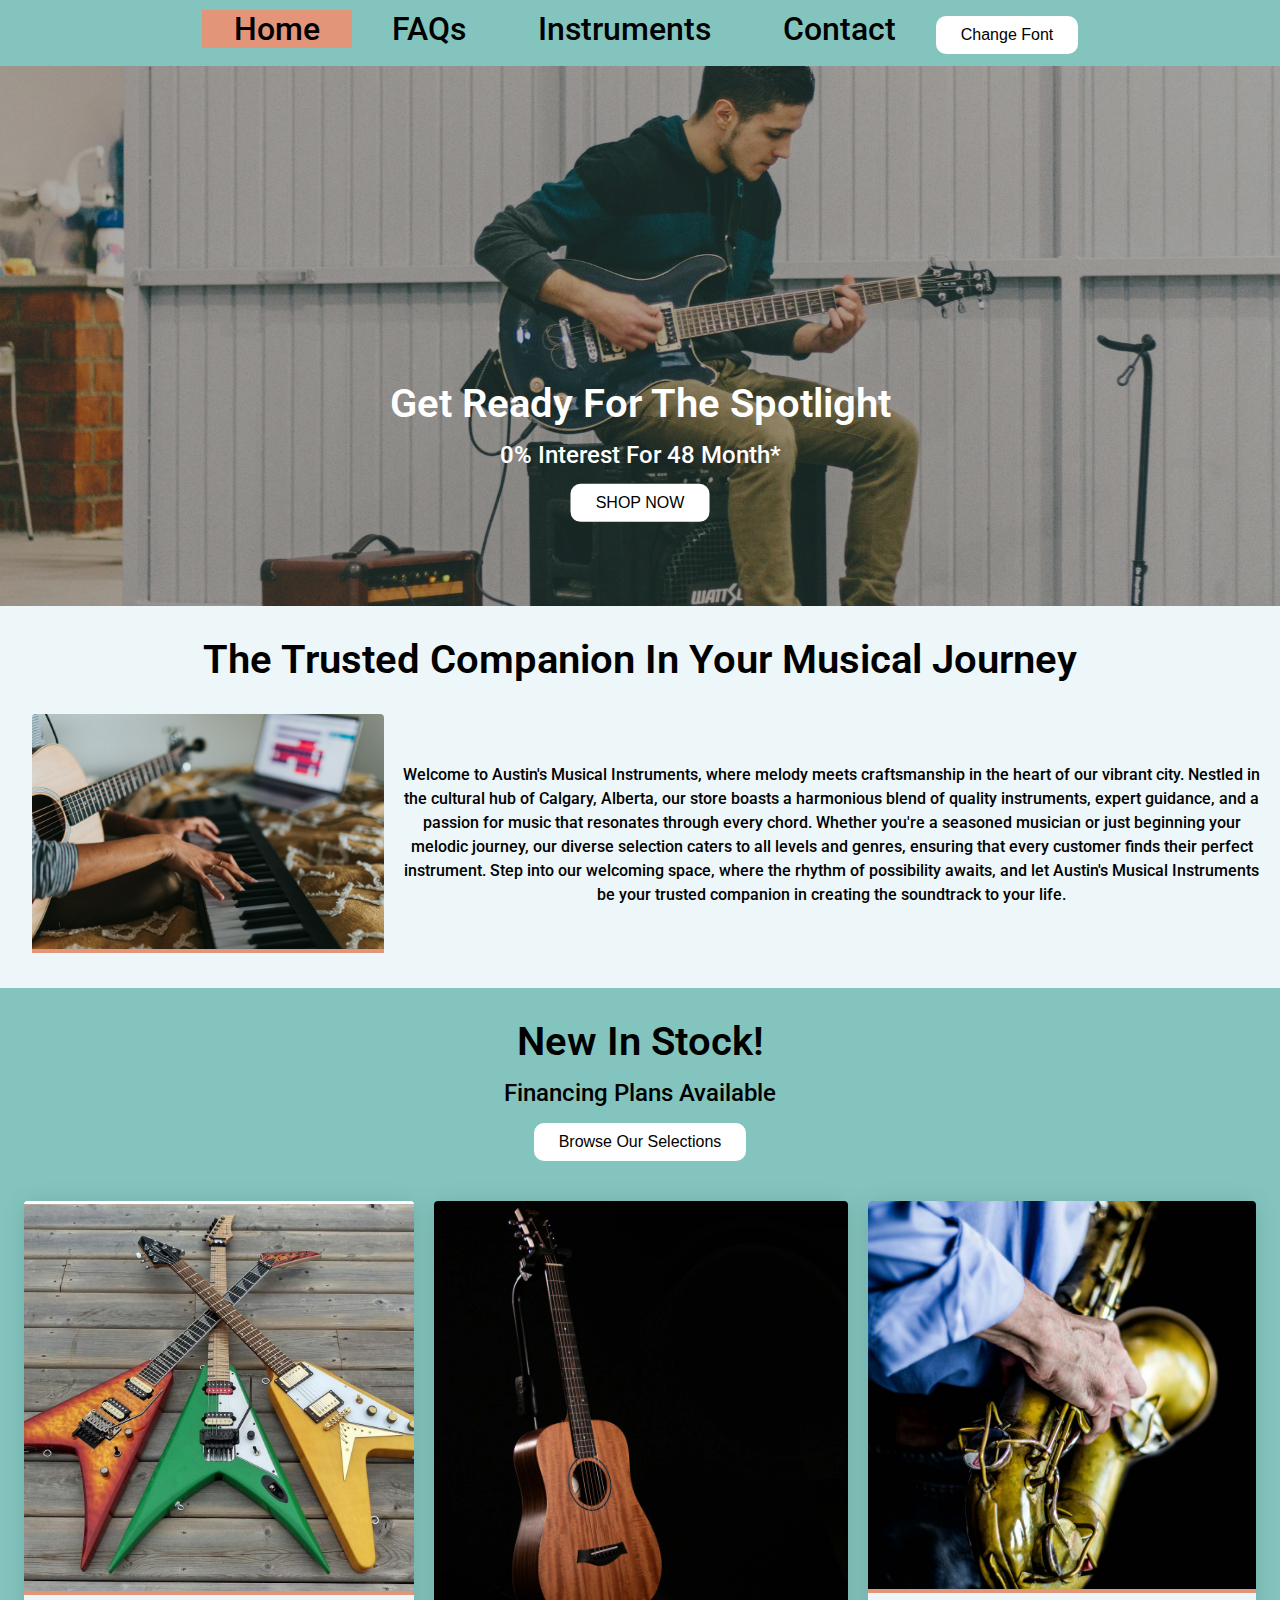
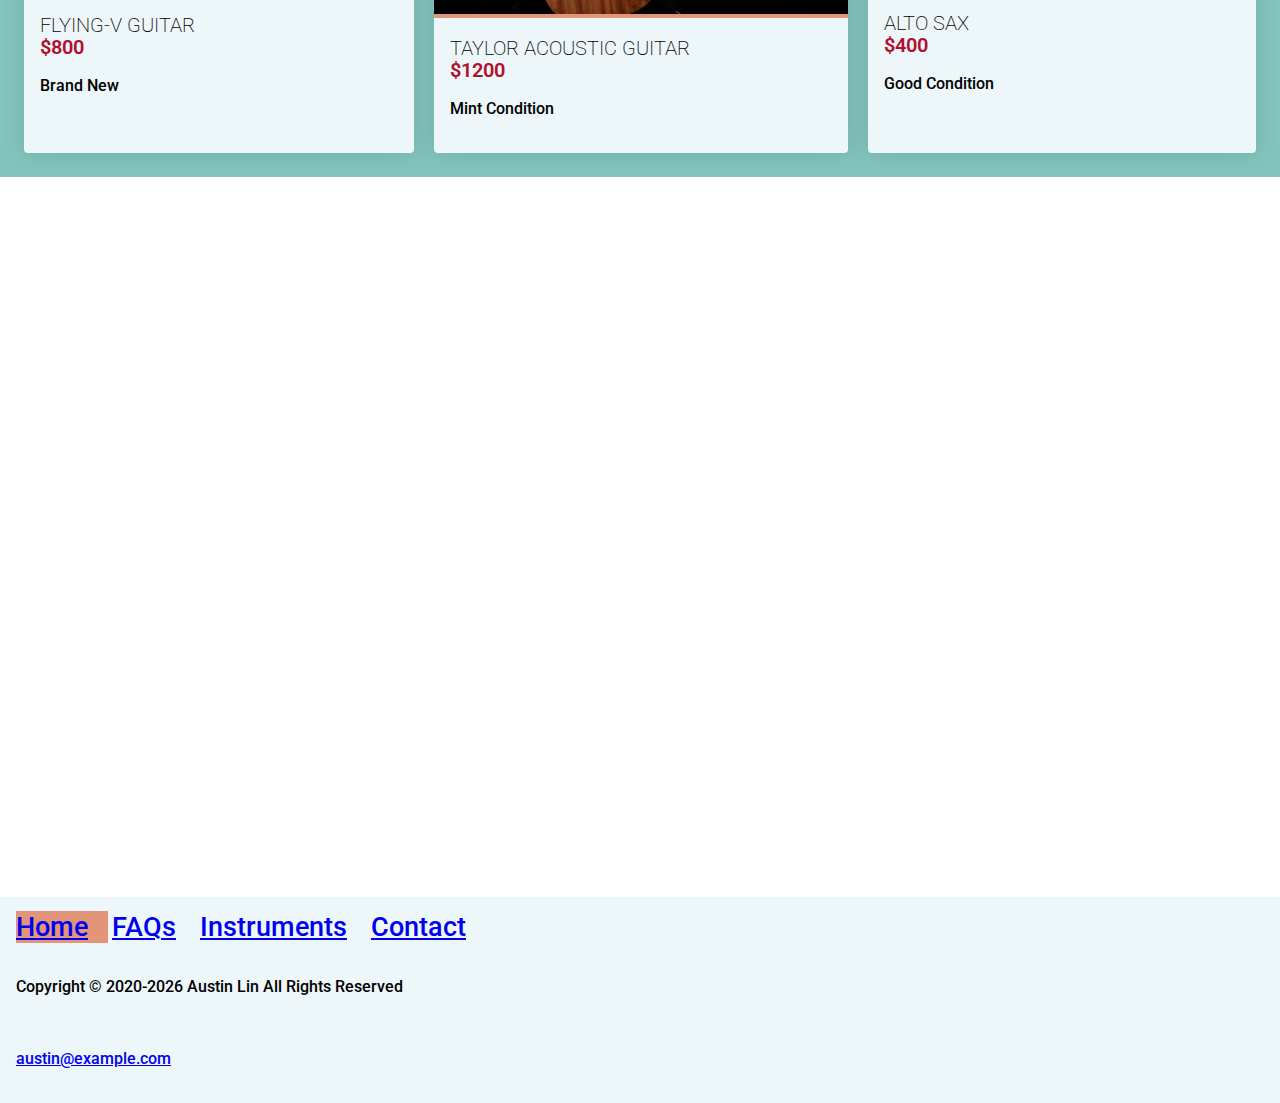
<file: index.html>
<!DOCTYPE html>
<html lang="en">
<head>
  <meta charset="UTF-8">
  <meta http-equiv="X-UA-Compatible" content="IE=edge">
  <meta name="viewport" content="width=device-width, initial-scale=1.0">
  <link rel="stylesheet" type="text/css" href="styles/reset.css">
  <link rel="stylesheet" type="text/css" href="styles/fonts.css">
  <link rel="stylesheet" type="text/css" href="styles/main.css">
  <link rel="stylesheet" href="https://cdnjs.cloudflare.com/ajax/libs/font-awesome/6.5.1/css/all.min.css" crossorigin="anonymous">
  <link rel="stylesheet" href="https://fonts.googleapis.com/css?family=Roboto">
  <script src="javascripts.js" defer></script>
  <title>Austin's Musical Instruments</title>
</head>
<body>
<!--============================ Nav =======================-->
  <nav>
      <ul>
        <li class="current"><a href="index.html">Home</a></li>
        <li><a href="faq.html">FAQs</a></li>
        <li><a href="instruments.html">Instruments</a></li>
        <li><a href="contact.html">Contact</a></li>
        <li><button id="toggleFontBtn">Change Font</button></li>
      </ul>
  </nav>
<!--============================ Hero =======================-->
  <section class="hero-image">
     <div class="hero-boxes">
      <h1>Get Ready For The Spotlight</h1>
      <h2>0% Interest For 48 Month*</h2>
      <button onclick="window.location.href='instruments.html';">SHOP NOW</button>
    </div>
  </section>

<!--============================ Content =======================-->
  <section class="content-container">
    <div><h1>The Trusted Companion In Your Musical Journey</h1></div>
    <div class="content-boxes">

    <div class="conpic"><img src="assets/music1.jpg" alt="a woman holding a guitar while playing keyboard on a bed" ></div>  
    <div><p>
      Welcome to Austin's Musical Instruments, where melody meets craftsmanship in the heart of our vibrant city. Nestled in the cultural hub of Calgary, Alberta, our store boasts a harmonious blend of quality instruments, expert guidance, and a passion for music that resonates through every chord. Whether you're a seasoned musician or just beginning your melodic journey, our diverse selection caters to all levels and genres, ensuring that every customer finds their perfect instrument. Step into our welcoming space, where the rhythm of possibility awaits, and let Austin's Musical Instruments be your trusted companion in creating the soundtrack to your life.</p></div>   
  
    </div>
  </section>

  <!--============================ Cards =======================-->
    <div class="header-container">
  <h1>New In Stock!</h1>
  <h2>Financing Plans Available</h2>
  <button onclick="window.location.href='instruments.html';">Browse Our Selections</button>
</div>
<section class="container">
  <ul class="card-container">
    <li class="card">
      <img src="assets/inst1.jpg" alt="3 V-shaped guitars">
      <div class="card-content">
        <h3 class="subheader">
          Flying-V Guitar
        </h3>
        <h4 class="header">
          $800
        </h4>
        <p class="paragraph">
          Brand New
        </p>
      </div>
    </li>
    <li class="card">
      <img src="assets/inst2.jpg" alt="an acoustic guitar">
      <div class="card-content">
        <h3 class="subheader">
          Taylor Acoustic Guitar
        </h3>
        <h4 class="header">
          $1200
        </h4>
        <p class="paragraph">
          Mint Condition
        </p>
      </div>
    </li>
    <li class="card">
      <img src="assets/inst3.jpg" alt="A man holding a saxophone">
      <div class="card-content">
        <h3 class="subheader">
          Alto Sax
        </h3>
        <h4 class="header">
          $400
        </h4>
        <p class="paragraph">
          Good Condition
        </p>
      </div>
    </li>
  </ul>
</section>


<div class="YT" >  
  <iframe width="560" height="315" src="https://www.youtube.com/embed/qORwZ2opdvM?si=se8vHzhYcT48p_rd" title="YouTube video player" allow="accelerometer; autoplay; clipboard-write; encrypted-media; gyroscope; picture-in-picture; web-share" referrerpolicy="strict-origin-when-cross-origin" allowfullscreen></iframe>
</div>

<!--============================ Footer=======================-->
<footer> 
<section class="footer-container">
    <div class="footer-boxes">
          
        <div id="navcontainer">
          
          <ul id="navlist">
          <li class="current"><a href="index.html">Home</a></li>
          <li><a href="faq.html">FAQs</a></li>
          <li><a href="instruments.html">Instruments</a></li>
          <li><a href="contact.html">Contact</a></li>
        </ul>
          </div>
      
      <p>Copyright &copy; 2020-<script>document.write(new Date().getFullYear())</script> Austin Lin All Rights Reserved</p>
      <p><a href="mailto:austin@example.com">austin@example.com</a></p>
      </div>      
    </div>
  </section>
</footer> 
</body>
</html>
</file>
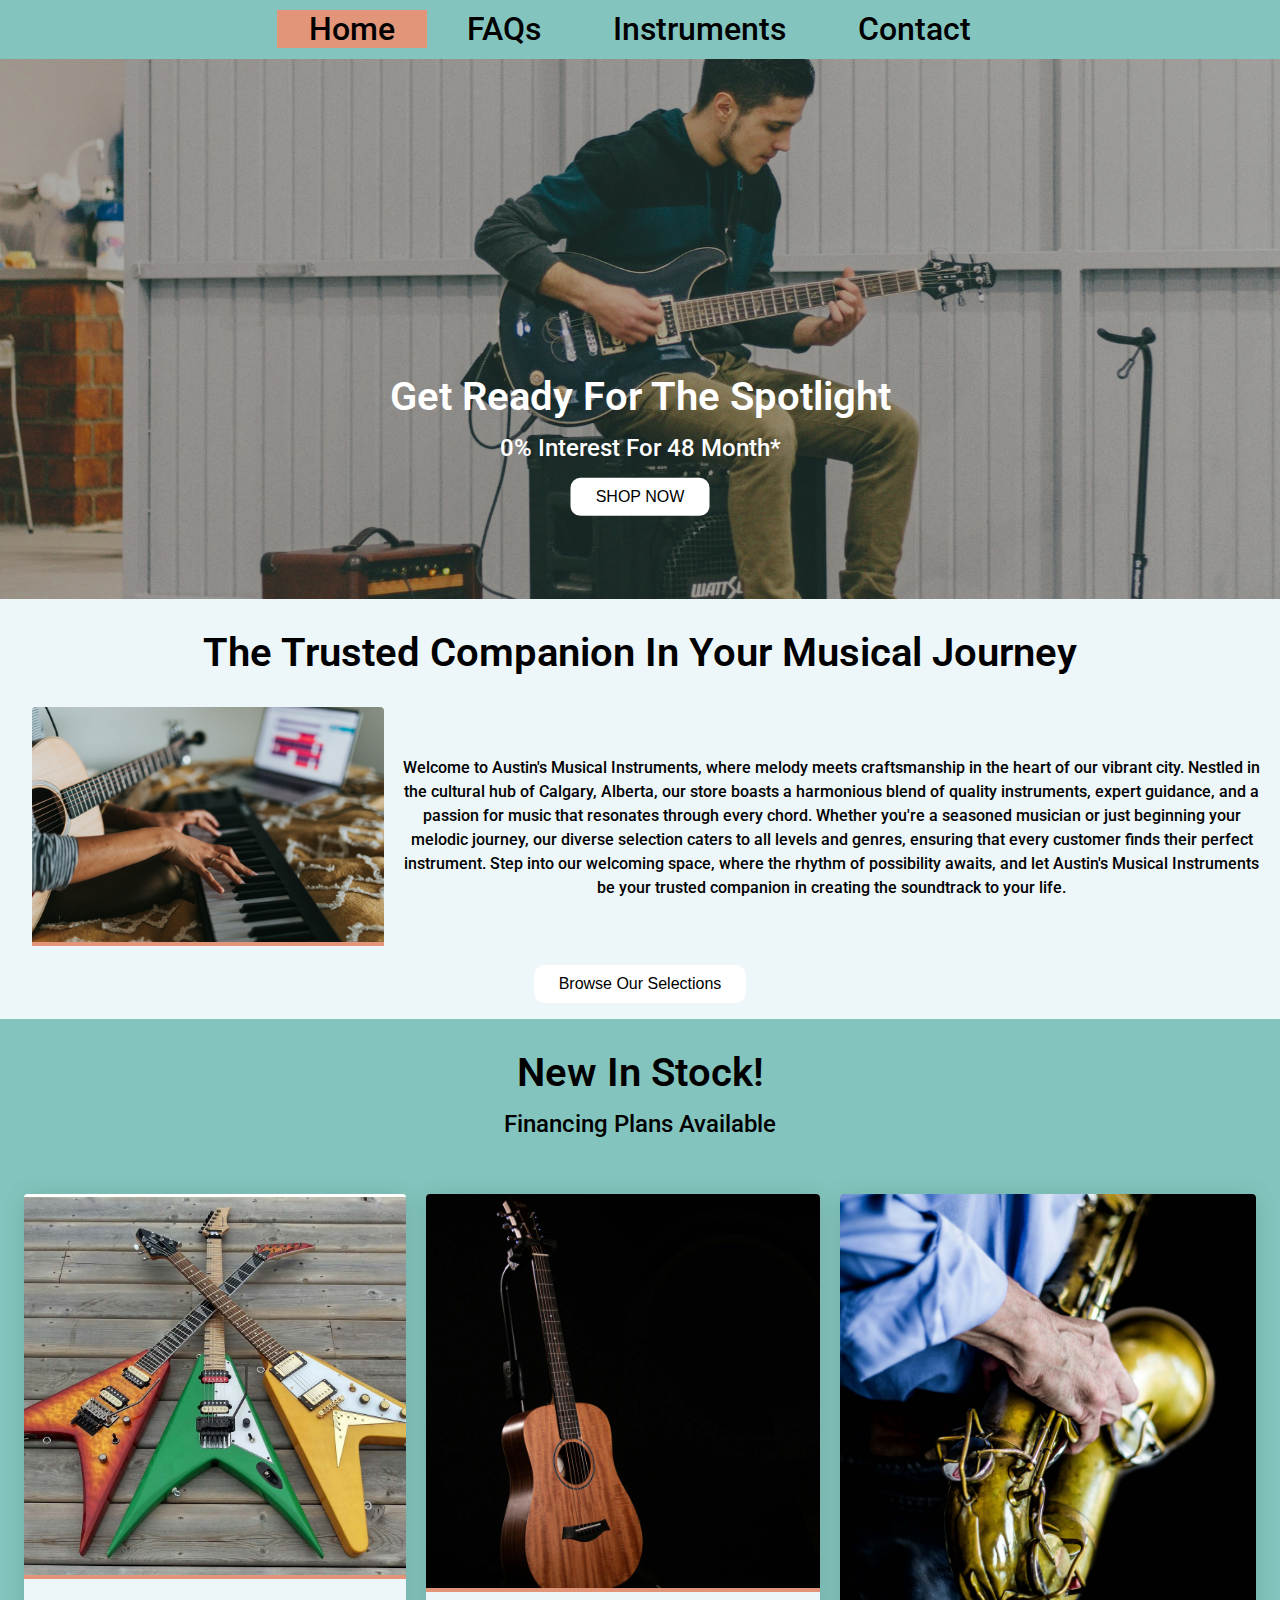
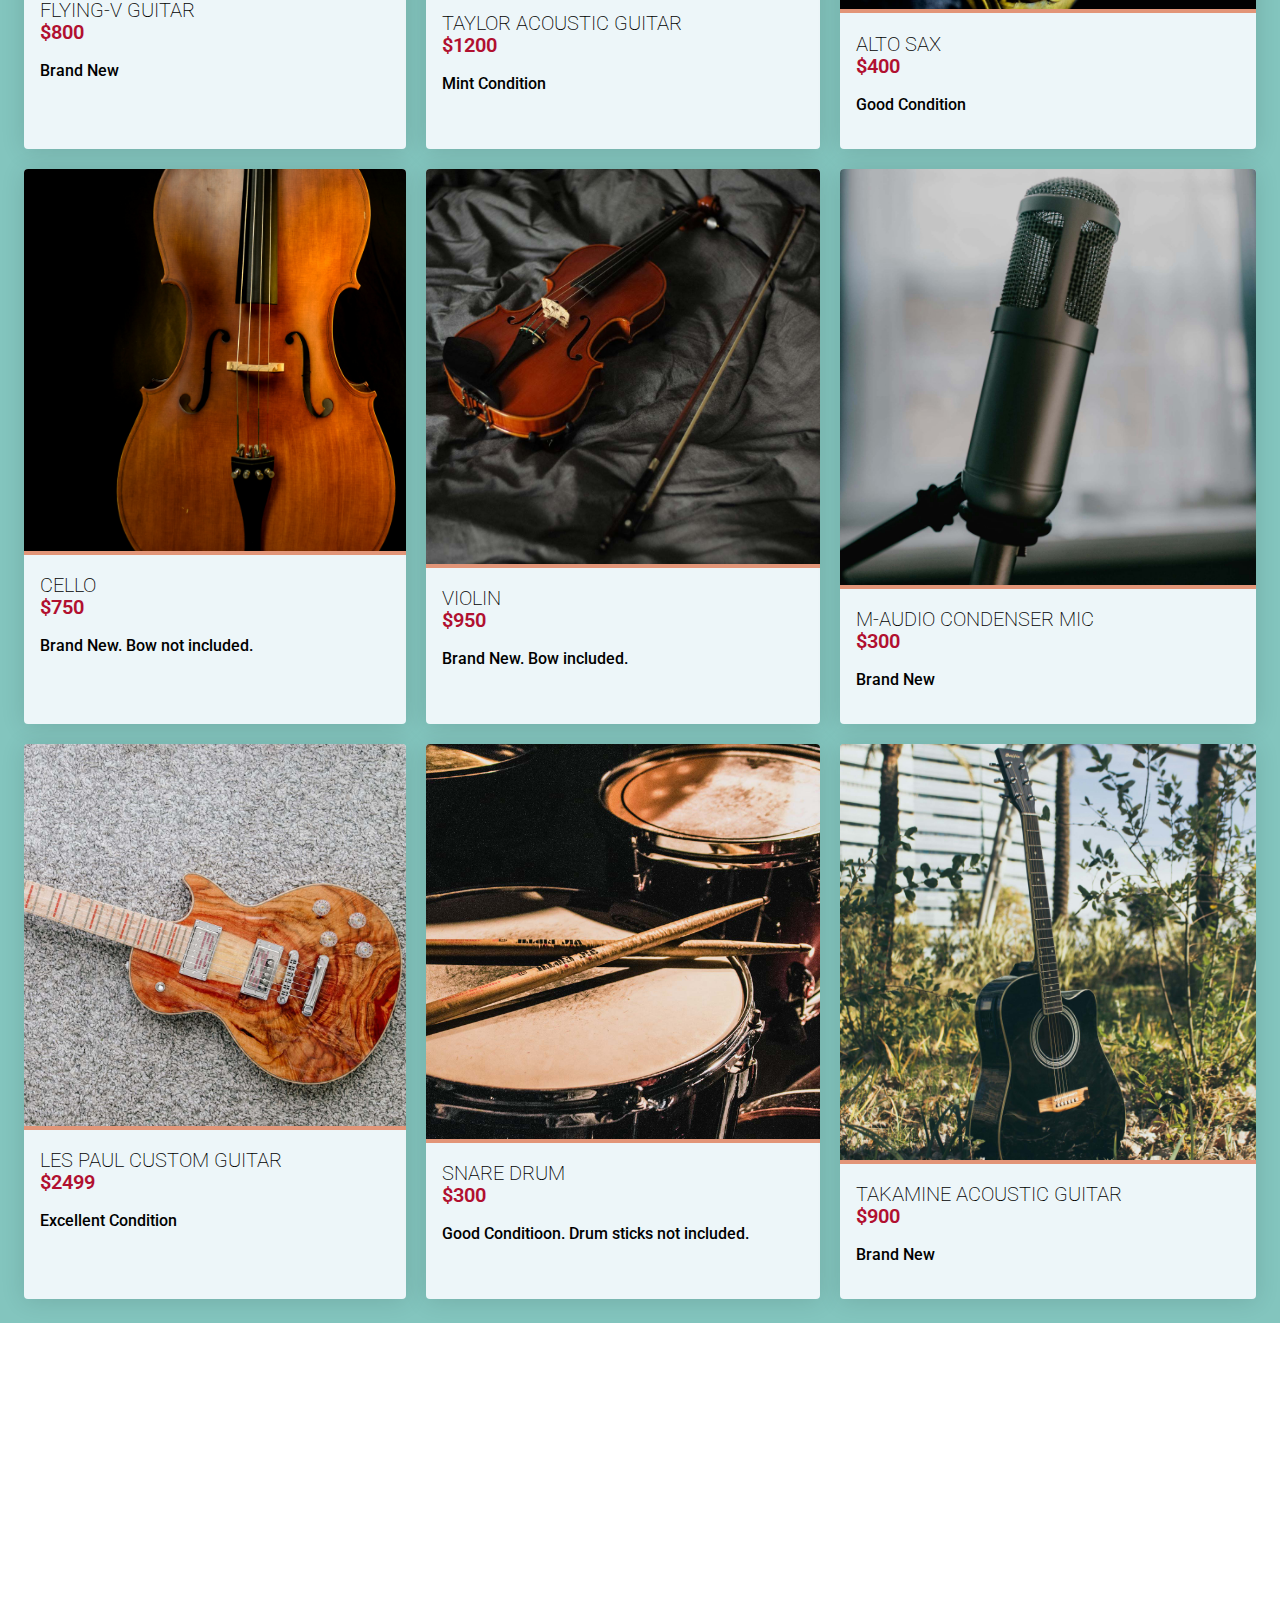
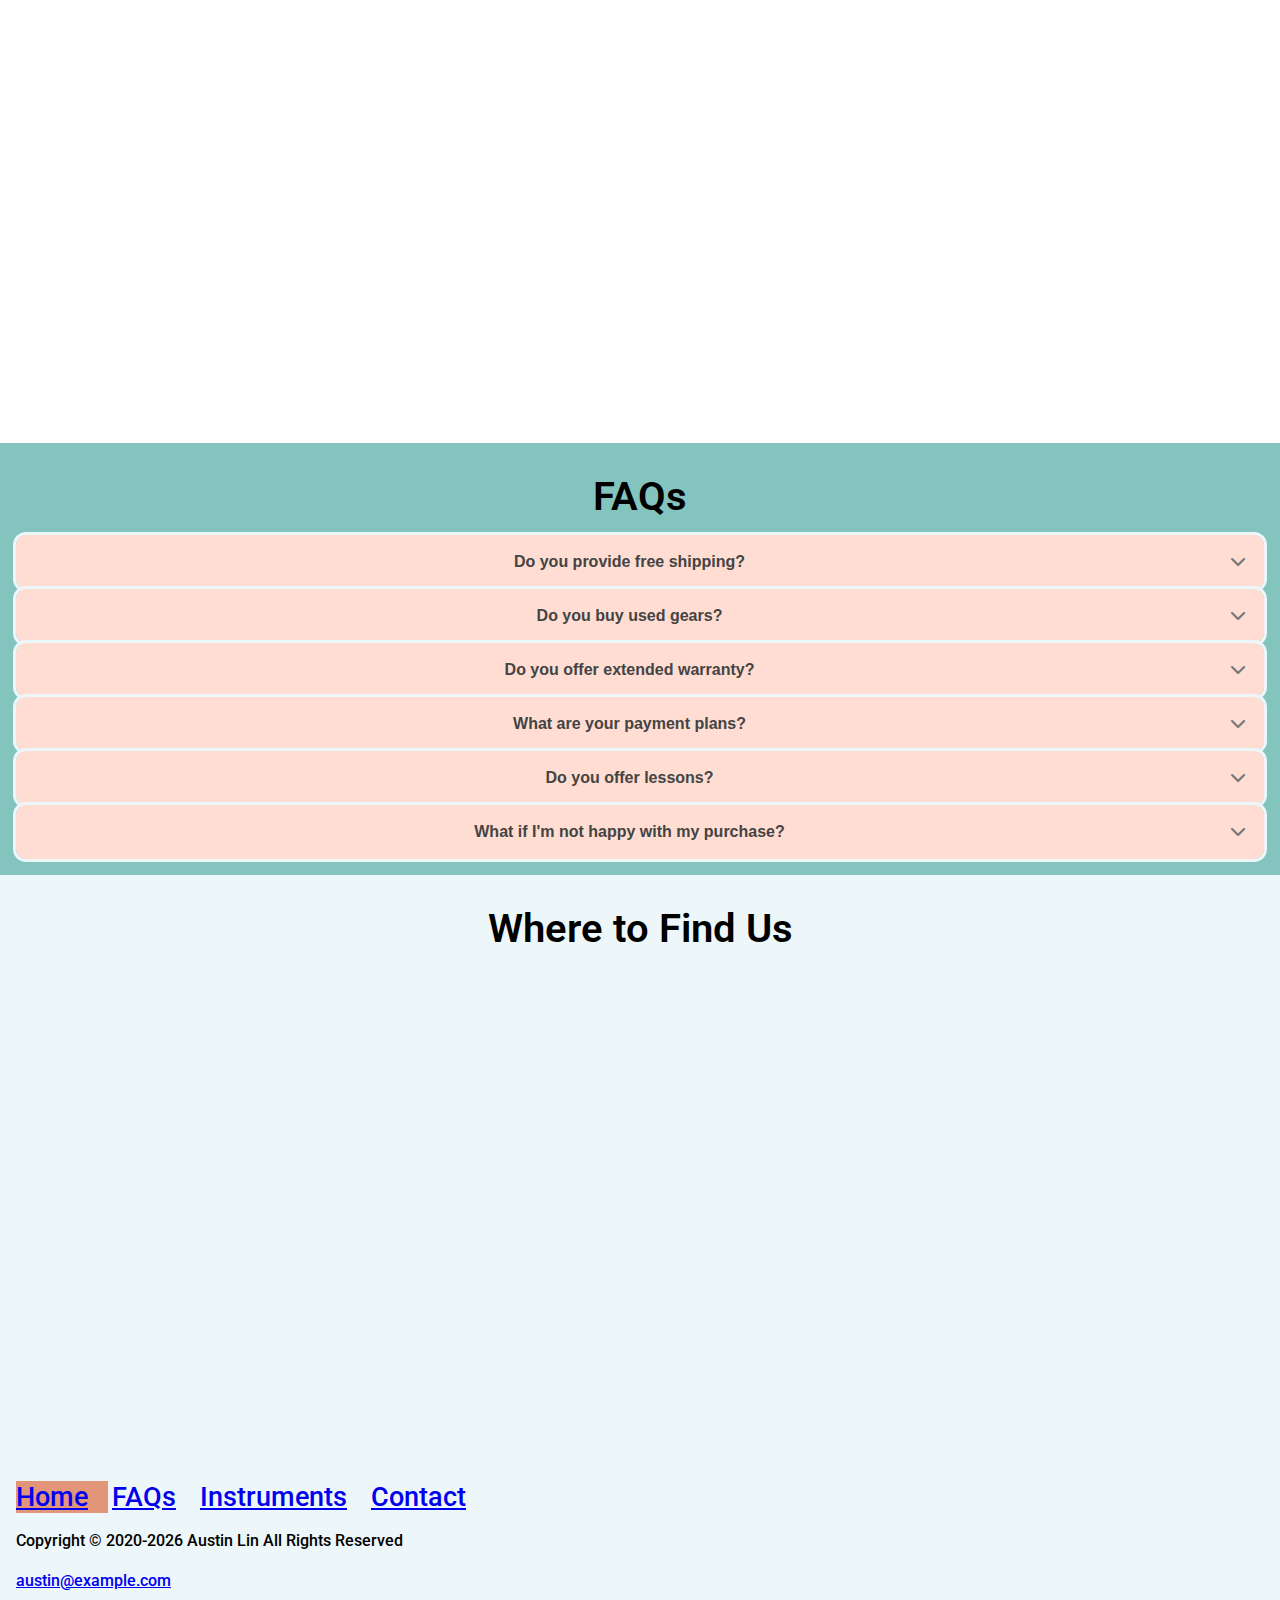
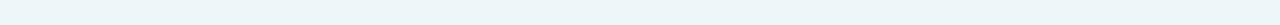
<file: backup_index.html>
<!DOCTYPE html>
<html lang="en">
<head>
  <meta charset="UTF-8">
  <meta http-equiv="X-UA-Compatible" content="IE=edge">
  <meta name="viewport" content="width=device-width, initial-scale=1.0">
  <link rel="stylesheet" type="text/css" href="styles/reset.css">
  <link rel="stylesheet" type="text/css" href="styles/fonts.css">
  <link rel="stylesheet" type="text/css" href="styles/main.css">
  <link rel="stylesheet" href="https://cdnjs.cloudflare.com/ajax/libs/font-awesome/6.5.1/css/all.min.css" crossorigin="anonymous">
  <link rel="stylesheet" href="https://fonts.googleapis.com/css?family=Roboto">
  <title>Austin's Musical Instruments</title>
</head>
<body>
<!--============================ Nav =======================-->
  <nav>
      <ul>
        <li class="current"><a href="index.html">Home</a></li>
        <li><a href="faq.html">FAQs</a></li>
        <li><a href="instruments.html">Instruments</a></li>
        <li><a href="contact.html">Contact</a></li>
      </ul>
  </nav>
<!--============================ Hero =======================-->
  <section class="hero-image">
     <div class="hero-boxes">
      <h1>Get Ready For The Spotlight</h1>
      <h2>0% Interest For 48 Month*</h2>
      <button onclick="window.location.href='https://google.com';">SHOP NOW</button>
    </div>
  </section>

<!--============================ Content =======================-->
  <section class="content-container">
    <div><h1>The Trusted Companion In Your Musical Journey</h1></div>
    <div class="content-boxes">

    <div class="conpic"><img src="assets/music1.jpg" alt="a woman holding a guitar while playing keyboard on a bed" ></div>  
    <div><p>
      Welcome to Austin's Musical Instruments, where melody meets craftsmanship in the heart of our vibrant city. Nestled in the cultural hub of Calgary, Alberta, our store boasts a harmonious blend of quality instruments, expert guidance, and a passion for music that resonates through every chord. Whether you're a seasoned musician or just beginning your melodic journey, our diverse selection caters to all levels and genres, ensuring that every customer finds their perfect instrument. Step into our welcoming space, where the rhythm of possibility awaits, and let Austin's Musical Instruments be your trusted companion in creating the soundtrack to your life.</p></div>   
  
    </div>
    <button onclick="window.location.href='https://google.com';">Browse Our Selections</button>
  </section>

  <!--============================ Cards =======================-->
    <div class="header-container">
  <h1>New In Stock!</h1>
  <h2>Financing Plans Available</h2>
</div>
<section class="container">
  <ul class="card-container">
    <li class="card">
      <img src="assets/inst1.jpg" alt="3 V-shaped guitars">
      <div class="card-content">
        <h3 class="subheader">
          Flying-V Guitar
        </h3>
        <h4 class="header">
          $800
        </h4>
        <p class="paragraph">
          Brand New
        </p>
      </div>
    </li>
    <li class="card">
      <img src="assets/inst2.jpg" alt="an acoustic guitar">
      <div class="card-content">
        <h3 class="subheader">
          Taylor Acoustic Guitar
        </h3>
        <h4 class="header">
          $1200
        </h4>
        <p class="paragraph">
          Mint Condition
        </p>
      </div>
    </li>
    <li class="card">
      <img src="assets/inst3.jpg" alt="A man holding a saxophone">
      <div class="card-content">
        <h3 class="subheader">
          Alto Sax
        </h3>
        <h4 class="header">
          $400
        </h4>
        <p class="paragraph">
          Good Condition
        </p>
      </div>
    </li>
    <li class="card">
      <img src="assets/inst4.jpg" alt="A Cello Upright">
      <div class="card-content">
        <h3 class="subheader">
          Cello
        </h3>
        <h4 class="header">
          $750
        </h4>
        <p class="paragraph">
          Brand New. Bow not included.
        </p>
      </div>
    </li>
    <li class="card">
      <img src="assets/inst5.jpg" alt="violin and a bow">
      <div class="card-content">
        <h3 class="subheader">
          Violin
        </h3>
        <h4 class="header">
          $950
        </h4>
        <p class="paragraph">
          Brand New. Bow included. 
        </p>
      </div>
    </li>
    <li class="card">
      <img src="assets/inst6.jpg" alt="a grey condenser mic">
      <div class="card-content">
        <h3 class="subheader">
          M-Audio Condenser Mic
        </h3>
        <h4 class="header">
          $300
        </h4>
        <p class="paragraph">
          Brand New
        </p>
      </div>
    </li>
    <li class="card">
      <img src="assets/inst7.jpg" alt="a wood grain electric guitar">
      <div class="card-content">
        <h3 class="subheader">
          Les Paul Custom Guitar
        </h3>
        <h4 class="header">
          $2499
        </h4>
        <p class="paragraph">
          Excellent Condition
        </p>
      </div>
    </li>
    <li class="card">
      <img src="assets/inst8.jpg" alt="two snare drums">
      <div class="card-content">
        <h3 class="subheader">
          Snare Drum
        </h3>
        <h4 class="header">
          $300
        </h4>
        <p class="paragraph">
          Good Conditioon. Drum sticks not included.
        </p>
      </div>
    </li>
    <li class="card">
      <img src="assets/inst9.jpg" alt="a black acoustic guitar">
      <div class="card-content">
        <h3 class="subheader">
          Takamine Acoustic Guitar
        </h3>
        <h4 class="header">
          $900
        </h4>
        <p class="paragraph">
          Brand New
        </p>
      </div>
    </li>
  </ul>
</section>


<div class="YT" >  
  <iframe width="560" height="315" src="https://www.youtube.com/embed/qORwZ2opdvM?si=se8vHzhYcT48p_rd" title="YouTube video player" allow="accelerometer; autoplay; clipboard-write; encrypted-media; gyroscope; picture-in-picture; web-share" referrerpolicy="strict-origin-when-cross-origin" allowfullscreen></iframe>
</div>


  <!--============================ Accordions =======================-->
  <section class="accordion-container">
    <div class="accordion-boxes">
      <h1>FAQs</h1>
      <button class="accordion">Do you provide free shipping?</button>
<div class="panel">
  <p>"Lorem ipsum dolor sit amet, consectetur adipiscing elit, sed do eiusmod tempor incididunt ut labore et dolore magna aliqua. Ut enim ad minim veniam, quis nostrud exercitation ullamco laboris nisi ut aliquip ex ea commodo consequat. Duis aute irure dolor in reprehenderit in voluptate velit esse cillum dolore eu fugiat nulla pariatur. Excepteur sint occaecat cupidatat non proident, sunt in culpa qui officia deserunt mollit anim id est laborum."</p>
</div>
<button class="accordion">Do you buy used gears?</button>
<div class="panel">
  <p>"Lorem ipsum dolor sit amet, consectetur adipiscing elit, sed do eiusmod tempor incididunt ut labore et dolore magna aliqua. Ut enim ad minim veniam, quis nostrud exercitation ullamco laboris nisi ut aliquip ex ea commodo consequat. Duis aute irure dolor in reprehenderit in voluptate velit esse cillum dolore eu fugiat nulla pariatur. Excepteur sint occaecat cupidatat non proident, sunt in culpa qui officia deserunt mollit anim id est laborum."</p>
</div>
<button class="accordion">Do you offer extended warranty?</button>
<div class="panel">
  <p>"Lorem ipsum dolor sit amet, consectetur adipiscing elit, sed do eiusmod tempor incididunt ut labore et dolore magna aliqua. Ut enim ad minim veniam, quis nostrud exercitation ullamco laboris nisi ut aliquip ex ea commodo consequat. Duis aute irure dolor in reprehenderit in voluptate velit esse cillum dolore eu fugiat nulla pariatur. Excepteur sint occaecat cupidatat non proident, sunt in culpa qui officia deserunt mollit anim id est laborum."</p>
</div>
<button class="accordion">What are your payment plans?</button>
<div class="panel">
  <p>"Lorem ipsum dolor sit amet, consectetur adipiscing elit, sed do eiusmod tempor incididunt ut labore et dolore magna aliqua. Ut enim ad minim veniam, quis nostrud exercitation ullamco laboris nisi ut aliquip ex ea commodo consequat. Duis aute irure dolor in reprehenderit in voluptate velit esse cillum dolore eu fugiat nulla pariatur. Excepteur sint occaecat cupidatat non proident, sunt in culpa qui officia deserunt mollit anim id est laborum."</p>
</div>
<button class="accordion">Do you offer lessons?</button>
<div class="panel">
  <p>"Lorem ipsum dolor sit amet, consectetur adipiscing elit, sed do eiusmod tempor incididunt ut labore et dolore magna aliqua. Ut enim ad minim veniam, quis nostrud exercitation ullamco laboris nisi ut aliquip ex ea commodo consequat. Duis aute irure dolor in reprehenderit in voluptate velit esse cillum dolore eu fugiat nulla pariatur. Excepteur sint occaecat cupidatat non proident, sunt in culpa qui officia deserunt mollit anim id est laborum."</p>
</div>
<button class="accordion">What if I'm not happy with my purchase?</button>
<div class="panel">
  <p>"Lorem ipsum dolor sit amet, consectetur adipiscing elit, sed do eiusmod tempor incididunt ut labore et dolore magna aliqua. Ut enim ad minim veniam, quis nostrud exercitation ullamco laboris nisi ut aliquip ex ea commodo consequat. Duis aute irure dolor in reprehenderit in voluptate velit esse cillum dolore eu fugiat nulla pariatur. Excepteur sint occaecat cupidatat non proident, sunt in culpa qui officia deserunt mollit anim id est laborum."</p>
</div>
    </div>

<script>
  var acc = document.getElementsByClassName("accordion");
var i;

for (i = 0; i < acc.length; i++) {
  acc[i].addEventListener("click", function() {
    /* Toggle between adding and removing the "active" class,
    to highlight the button that controls the panel */
    this.classList.toggle("active");

    /* Toggle between hiding and showing the active panel */
    var panel = this.nextElementSibling;
    if (panel.style.display === "block") {
      panel.style.display = "none";
    } else {
      panel.style.display = "block";
    }
  });
}
</script>
  </section>

<!--============================ Footer=======================-->
<footer> 
<section class="footer-container">
    <h1>Where to Find Us</h1>
    <div class="footer-boxes">
      
      <div class="gmap">  <iframe src="https://www.google.com/maps/embed?pb=!1m18!1m12!1m3!1d2507.4076513727678!2d-114.0895052216856!3d51.064024471716074!2m3!1f0!2f0!3f0!3m2!1i1024!2i768!4f13.1!3m3!1m2!1s0x53716f9278bf7cf7%3A0x86eef9a542fca8cf!2sSAIT%20Senator%20Burns%20Building!5e0!3m2!1sen!2sca!4v1709491883248!5m2!1sen!2sca" title="google map" width="600" height="300" style="border:0;" allowfullscreen="" loading="lazy" referrerpolicy="no-referrer-when-downgrade"></iframe> </div>
      <div>
    
        <div id="navcontainer">
          
          <ul id="navlist">
          <li class="current"><a href="index.html">Home</a></li>
          <li><a href="faq.html">FAQs</a></li>
          <li><a href="instruments.html">Instruments</a></li>
          <li><a href="contact.html">Contact</a></li>
        </ul>
          </div>
      
      <p>Copyright &copy; 2020-<script>document.write(new Date().getFullYear())</script> Austin Lin All Rights Reserved</p>
      <p><a href="mailto:austin@example.com">austin@example.com</a></p>
      </div>      
    </div>
  </section>
</footer> 
</body>
</html>
</file>
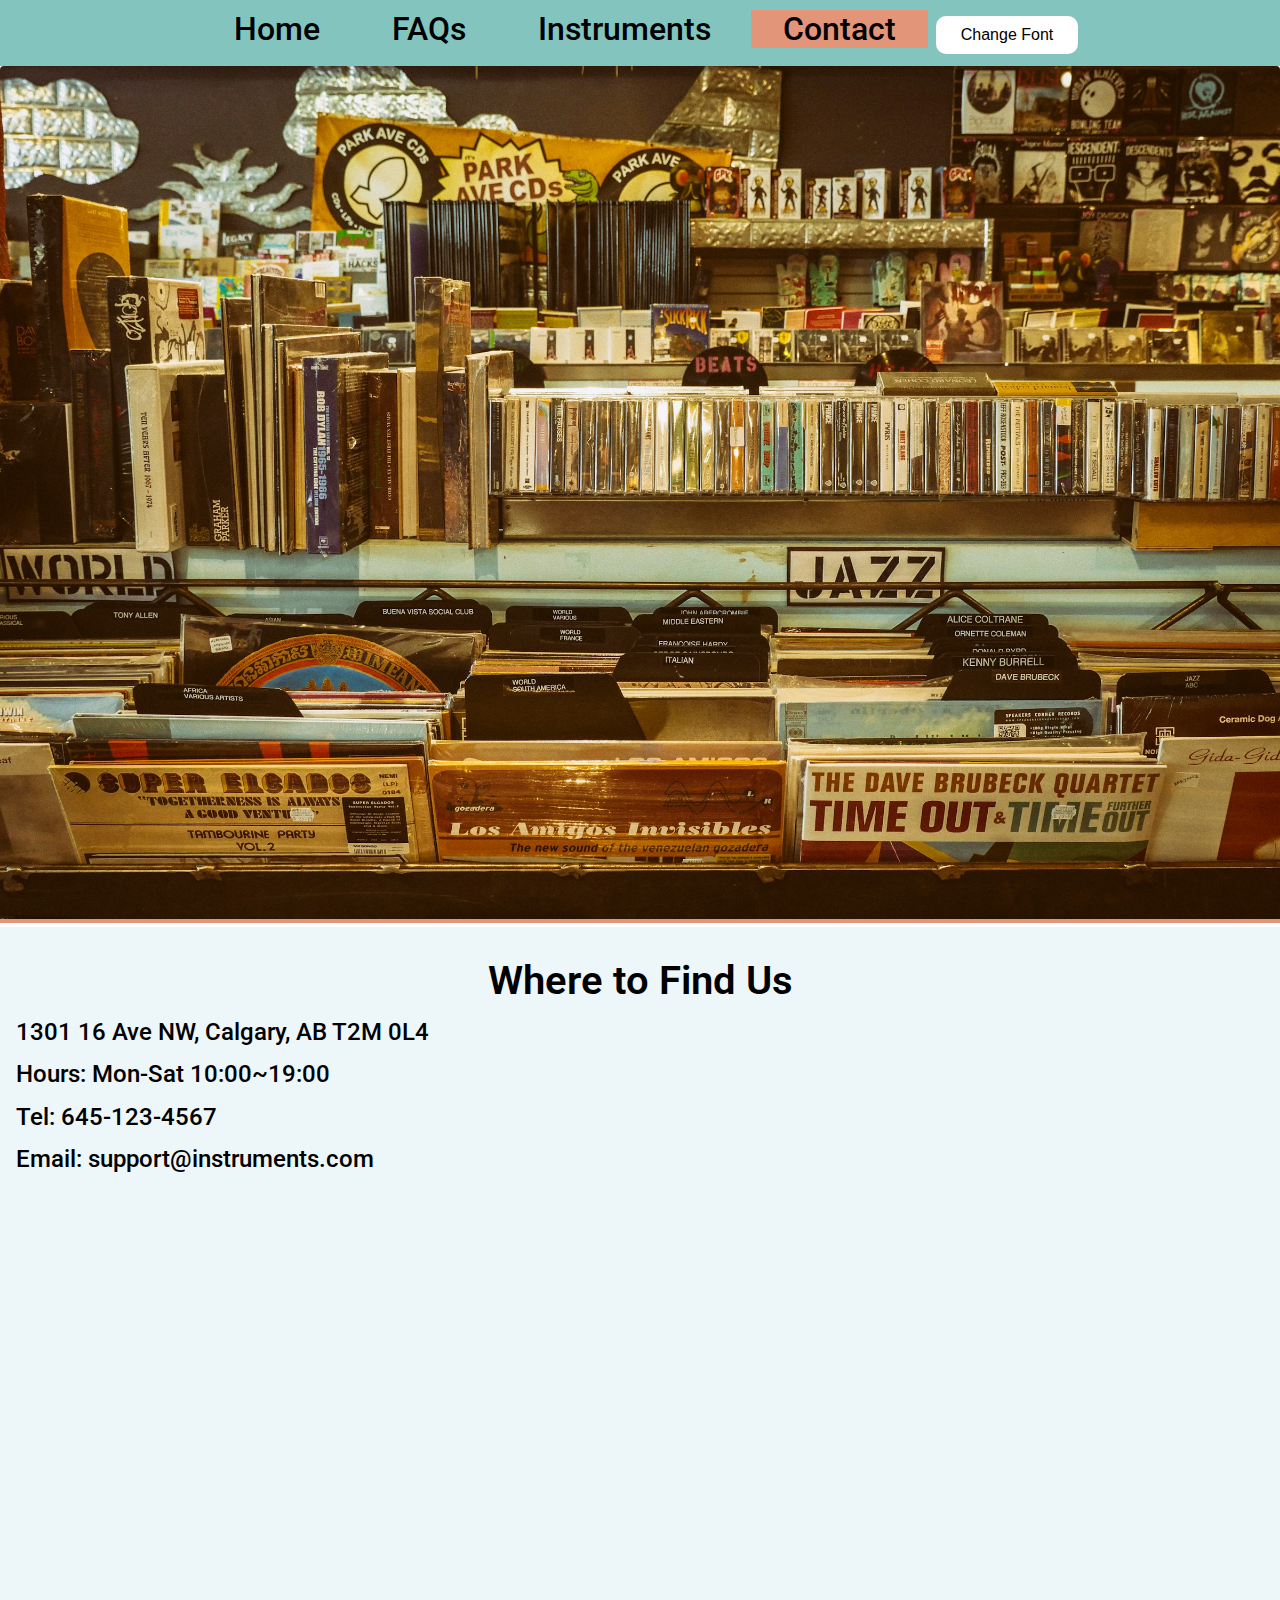
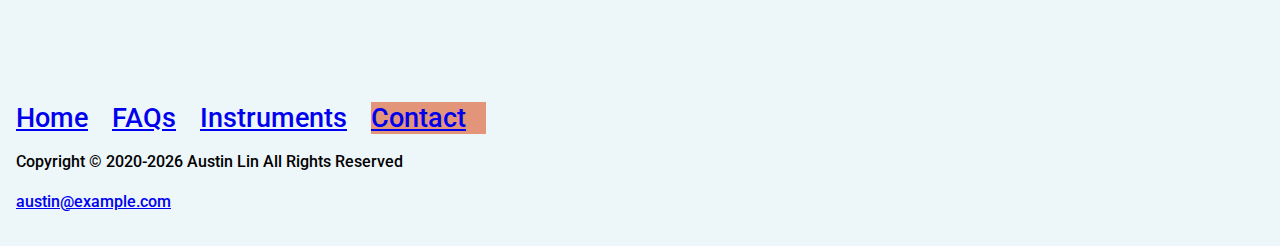
<file: contact.html>
<!DOCTYPE html>
<html lang="en">
<head>
  <meta charset="UTF-8">
  <meta http-equiv="X-UA-Compatible" content="IE=edge">
  <meta name="viewport" content="width=device-width, initial-scale=1.0">
  <link rel="stylesheet" type="text/css" href="styles/reset.css">
  <link rel="stylesheet" type="text/css" href="styles/fonts.css">
  <link rel="stylesheet" type="text/css" href="styles/main.css">
  <link rel="stylesheet" href="https://cdnjs.cloudflare.com/ajax/libs/font-awesome/6.5.1/css/all.min.css" crossorigin="anonymous">
  <link rel="stylesheet" href="https://fonts.googleapis.com/css?family=Roboto">
  <script src="javascripts.js" defer></script>
  <title>Austin's Musical Instruments</title>
</head>
<body>
<!--============================ Nav =======================-->
  <nav>
      <ul>
        <li><a href="index.html">Home</a></li>
        <li><a href="faq.html">FAQs</a></li>
        <li><a href="instruments.html">Instruments</a></li>
        <li class="current"><a href="contact.html">Contact</a></li>
        <li><button id="toggleFontBtn">Change Font</button></li>
      </ul>
  </nav>
<!--============================ Image =======================-->
<img src="assets/records.jpg" alt="hundred of records on shelves">
<!--============================ Footer=======================-->
<footer> 
<section class="footer-container">
    <h1>Where to Find Us</h1>
    <h2>1301 16 Ave NW, Calgary, AB T2M 0L4</h2>
    <h2>Hours: Mon-Sat 10:00~19:00</h2>
    <h2>Tel: 645-123-4567</h2>
    <h2>Email: support@instruments.com</h2>
    
    <div class="footer-boxes">
      
      <div class="gmap">  <iframe src="https://www.google.com/maps/embed?pb=!1m18!1m12!1m3!1d2507.4076513727678!2d-114.0895052216856!3d51.064024471716074!2m3!1f0!2f0!3f0!3m2!1i1024!2i768!4f13.1!3m3!1m2!1s0x53716f9278bf7cf7%3A0x86eef9a542fca8cf!2sSAIT%20Senator%20Burns%20Building!5e0!3m2!1sen!2sca!4v1709491883248!5m2!1sen!2sca" title="google map" width="600" height="300" style="border:0;" allowfullscreen="" loading="lazy" referrerpolicy="no-referrer-when-downgrade"></iframe> </div>
      <div>
    
        <div id="navcontainer">
          
          <ul id="navlist">
          <li><a href="index.html">Home</a></li>
          <li><a href="faq.html">FAQs</a></li>
          <li><a href="instruments.html">Instruments</a></li>
          <li class="current"><a href="contact.html">Contact</a></li>
        </ul>
          </div>
      
      <p>Copyright &copy; 2020-<script>document.write(new Date().getFullYear())</script> Austin Lin All Rights Reserved</p>
      <p><a href="mailto:austin@example.com">austin@example.com</a></p>
      </div>      
    </div>
  </section>
</footer> 
</body>
</html>
</file>
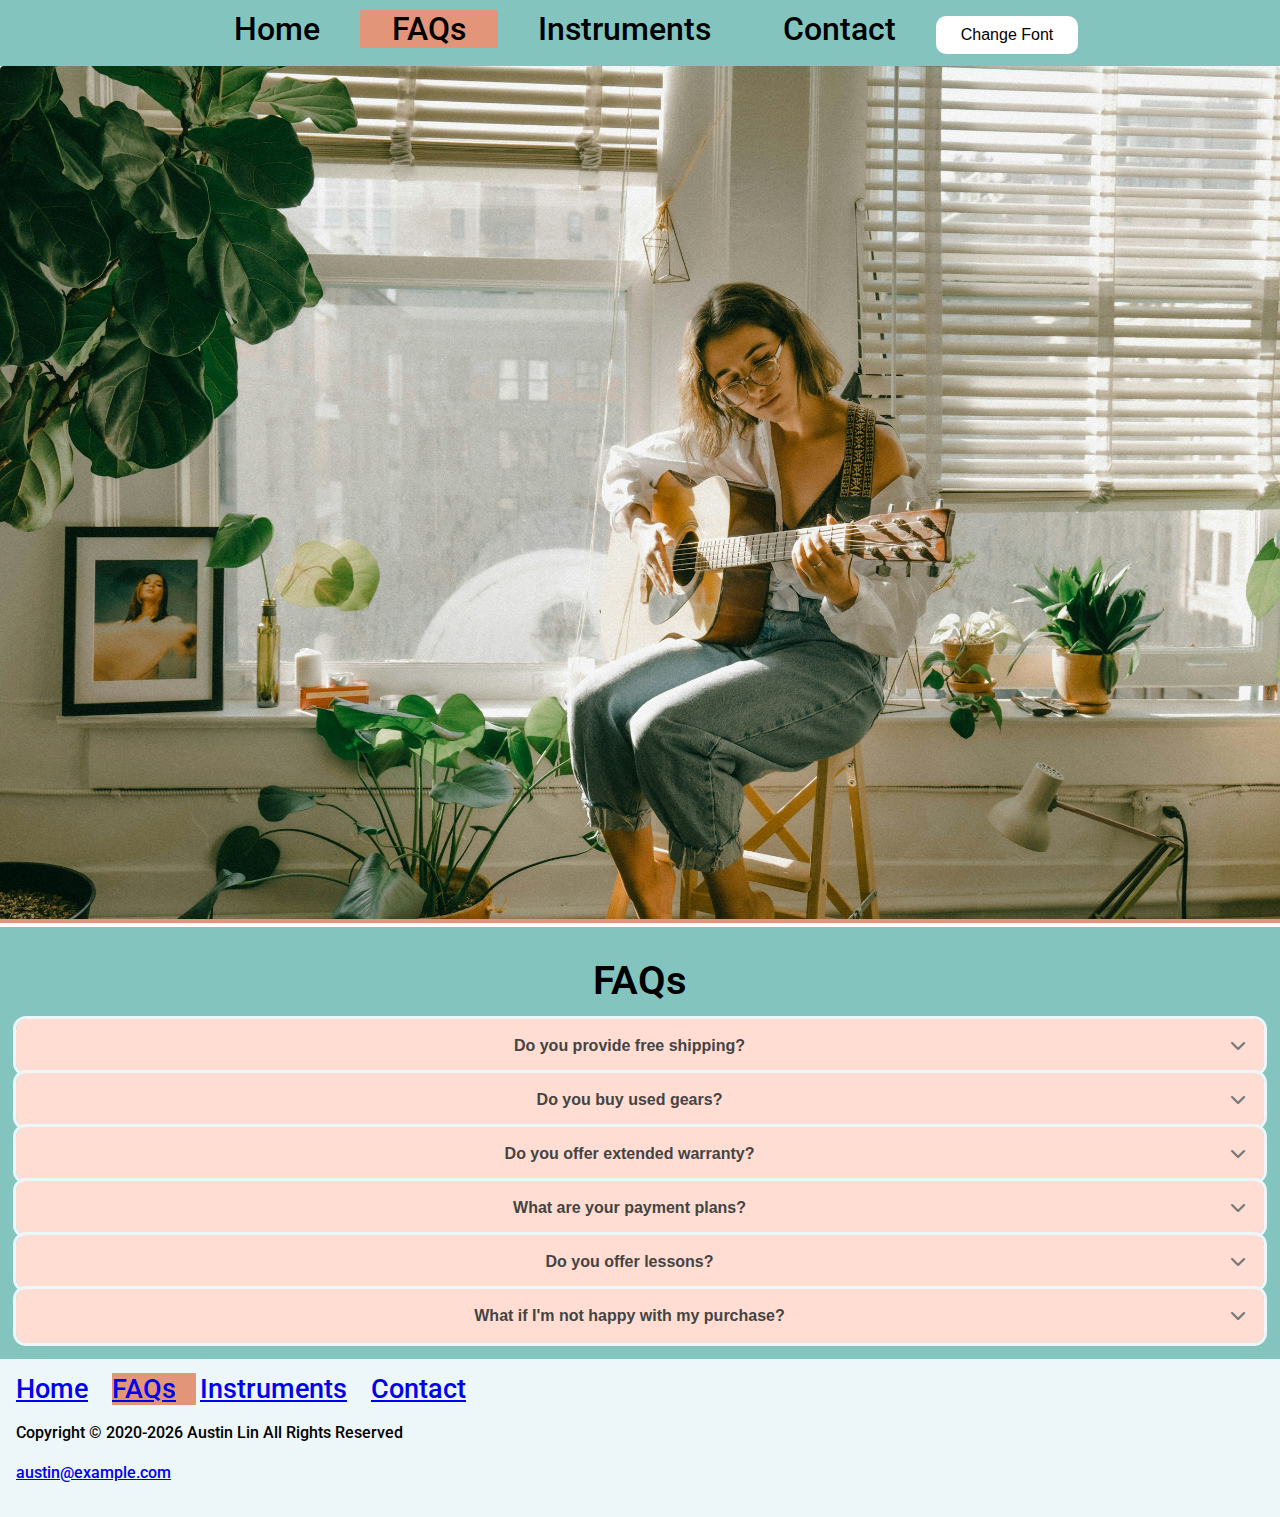
<file: faq.html>
<!DOCTYPE html>
<html lang="en">
<head>
  <meta charset="UTF-8">
  <meta http-equiv="X-UA-Compatible" content="IE=edge">
  <meta name="viewport" content="width=device-width, initial-scale=1.0">
  <link rel="stylesheet" type="text/css" href="styles/reset.css">
  <link rel="stylesheet" type="text/css" href="styles/fonts.css">
  <link rel="stylesheet" type="text/css" href="styles/main.css">
  <link rel="stylesheet" href="https://cdnjs.cloudflare.com/ajax/libs/font-awesome/6.5.1/css/all.min.css" crossorigin="anonymous">
  <link rel="stylesheet" href="https://fonts.googleapis.com/css?family=Roboto">
  <script src="javascripts.js" defer></script>
  <title>Austin's Musical Instruments</title>
</head>
<body>
<!--============================ Nav =======================-->
  <nav>
      <ul>
        <li><a href="index.html">Home</a></li>
        <li class="current"><a href="faq.html">FAQs</a></li>
        <li><a href="instruments.html">Instruments</a></li>
        <li><a href="contact.html">Contact</a></li>
        <li><button id="toggleFontBtn">Change Font</button></li>
      </ul>
      
  </nav>
<!--============================ Image =======================-->
  <img src="assets/girl-window.jpg" alt="a girl playing guitar next to a bright window">
  <!--============================ Accordions =======================-->
  <section class="accordion-container">
    <div class="accordion-boxes">
      <h1>FAQs</h1>
      <button class="accordion">Do you provide free shipping?</button>
<div class="panel">
  <p>Yes, we provide free shipping for orders over $200 CAD delivered to a Canadian address, or over $280 CAD to a US main 50 states address. Shipping to remote areas such as Alaska or Hawaii will incur extra shipping cost, please call or email to find out.</p> <p>ipsum dolor sit amet, consectetur adipiscing elit, sed do eiusmod tempor incididunt ut labore et dolore magna aliqua. Ut enim ad minim veniam, quis nostrud exercitation ullamco laboris nisi ut aliquip ex ea commodo consequat. Duis aute irure dolor in reprehenderit in voluptate velit esse cillum dolore eu fugiat nulla pariatur. Excepteur sint occaecat cupidatat non proident, sunt in culpa qui officia deserunt mollit anim id est laborum."</p>
</div>
<button class="accordion">Do you buy used gears?</button>
<div class="panel">
  <p>Yes, we buy used music instruments and gears. Please bring over the item to our store for a quote. We offer the most competitive price in town!</p> <p>ipsum dolor sit amet, consectetur adipiscing elit, sed do eiusmod tempor incididunt ut labore et dolore magna aliqua. Ut enim ad minim veniam, quis nostrud exercitation ullamco laboris nisi ut aliquip ex ea commodo consequat. Duis aute irure dolor in reprehenderit in voluptate velit esse cillum dolore eu fugiat nulla pariatur. Excepteur sint occaecat cupidatat non proident, sunt in culpa qui officia deserunt mollit anim id est laborum."</p>
</div>
<button class="accordion">Do you offer extended warranty?</button>
<div class="panel">
  <p>Yes, all new music gears come with 1 year warranty, all used gears come with 60 days warranty. Extended warranty can be purchased for as low as $20, please contact our sales associates to find out.</p> <p>ipsum dolor sit amet, consectetur adipiscing elit, sed do eiusmod tempor incididunt ut labore et dolore magna aliqua. Ut enim ad minim veniam, quis nostrud exercitation ullamco laboris nisi ut aliquip ex ea commodo consequat. Duis aute irure dolor in reprehenderit in voluptate velit esse cillum dolore eu fugiat nulla pariatur. Excepteur sint occaecat cupidatat non proident, sunt in culpa qui officia deserunt mollit anim id est laborum."</p>
</div>
<button class="accordion">What are your payment plans?</button>
<div class="panel">
  <p>We accept all major credit cards and most items can be purchased with 6 interest-free monthly payments or 12 monthly payments with low interests. Details below:</p> <p>ipsum dolor sit amet, consectetur adipiscing elit, sed do eiusmod tempor incididunt ut labore et dolore magna aliqua. Ut enim ad minim veniam, quis nostrud exercitation ullamco laboris nisi ut aliquip ex ea commodo consequat. Duis aute irure dolor in reprehenderit in voluptate velit esse cillum dolore eu fugiat nulla pariatur. Excepteur sint occaecat cupidatat non proident, sunt in culpa qui officia deserunt mollit anim id est laborum."</p>
</div>
<button class="accordion">Do you offer lessons?</button>
<div class="panel">
  <p>Yes, we offer guitar, piano, percussion, bass, and violin lessons. Our teachers have many years of teaching experience. </p> <p>ipsum dolor sit amet, consectetur adipiscing elit, sed do eiusmod tempor incididunt ut labore et dolore magna aliqua. Ut enim ad minim veniam, quis nostrud exercitation ullamco laboris nisi ut aliquip ex ea commodo consequat. Duis aute irure dolor in reprehenderit in voluptate velit esse cillum dolore eu fugiat nulla pariatur. Excepteur sint occaecat cupidatat non proident, sunt in culpa qui officia deserunt mollit anim id est laborum."</p>
</div>
<button class="accordion">What if I'm not happy with my purchase?</button>
<div class="panel">
  <p>No problem! We have a 14-day satisfaction guarantee, just bring back the item in its original packaging with the receipt for a refund. Our full refund policy:</p> 
  <p>ipsum dolor sit amet, consectetur adipiscing elit, sed do eiusmod tempor incididunt ut labore et dolore magna aliqua. Ut enim ad minim veniam, quis nostrud exercitation ullamco laboris nisi ut aliquip ex ea commodo consequat. Duis aute irure dolor in reprehenderit in voluptate velit esse cillum dolore eu fugiat nulla pariatur. Excepteur sint occaecat cupidatat non proident, sunt in culpa qui officia deserunt mollit anim id est laborum.</p>
</div>
    </div>



  </section>



<!--============================ Footer=======================-->
<footer> 
  <section class="footer-container">
      <div class="footer-boxes">
        <div>
          <div id="navcontainer">
            <ul id="navlist">
              <li><a href="index.html">Home</a></li>
              <li class="current"><a href="faq.html">FAQs</a></li>
              <li><a href="instruments.html">Instruments</a></li>
              <li><a href="contact.html">Contact</a></li>
          </ul>
            </div>
        <p>Copyright &copy; 2020-<script>document.write(new Date().getFullYear())</script> Austin Lin All Rights Reserved</p>
        <p><a href="mailto:austin@example.com">austin@example.com</a></p>
        </div>      
      </div>
    </section>
  </footer> 
  </body>
  </html>
</file>
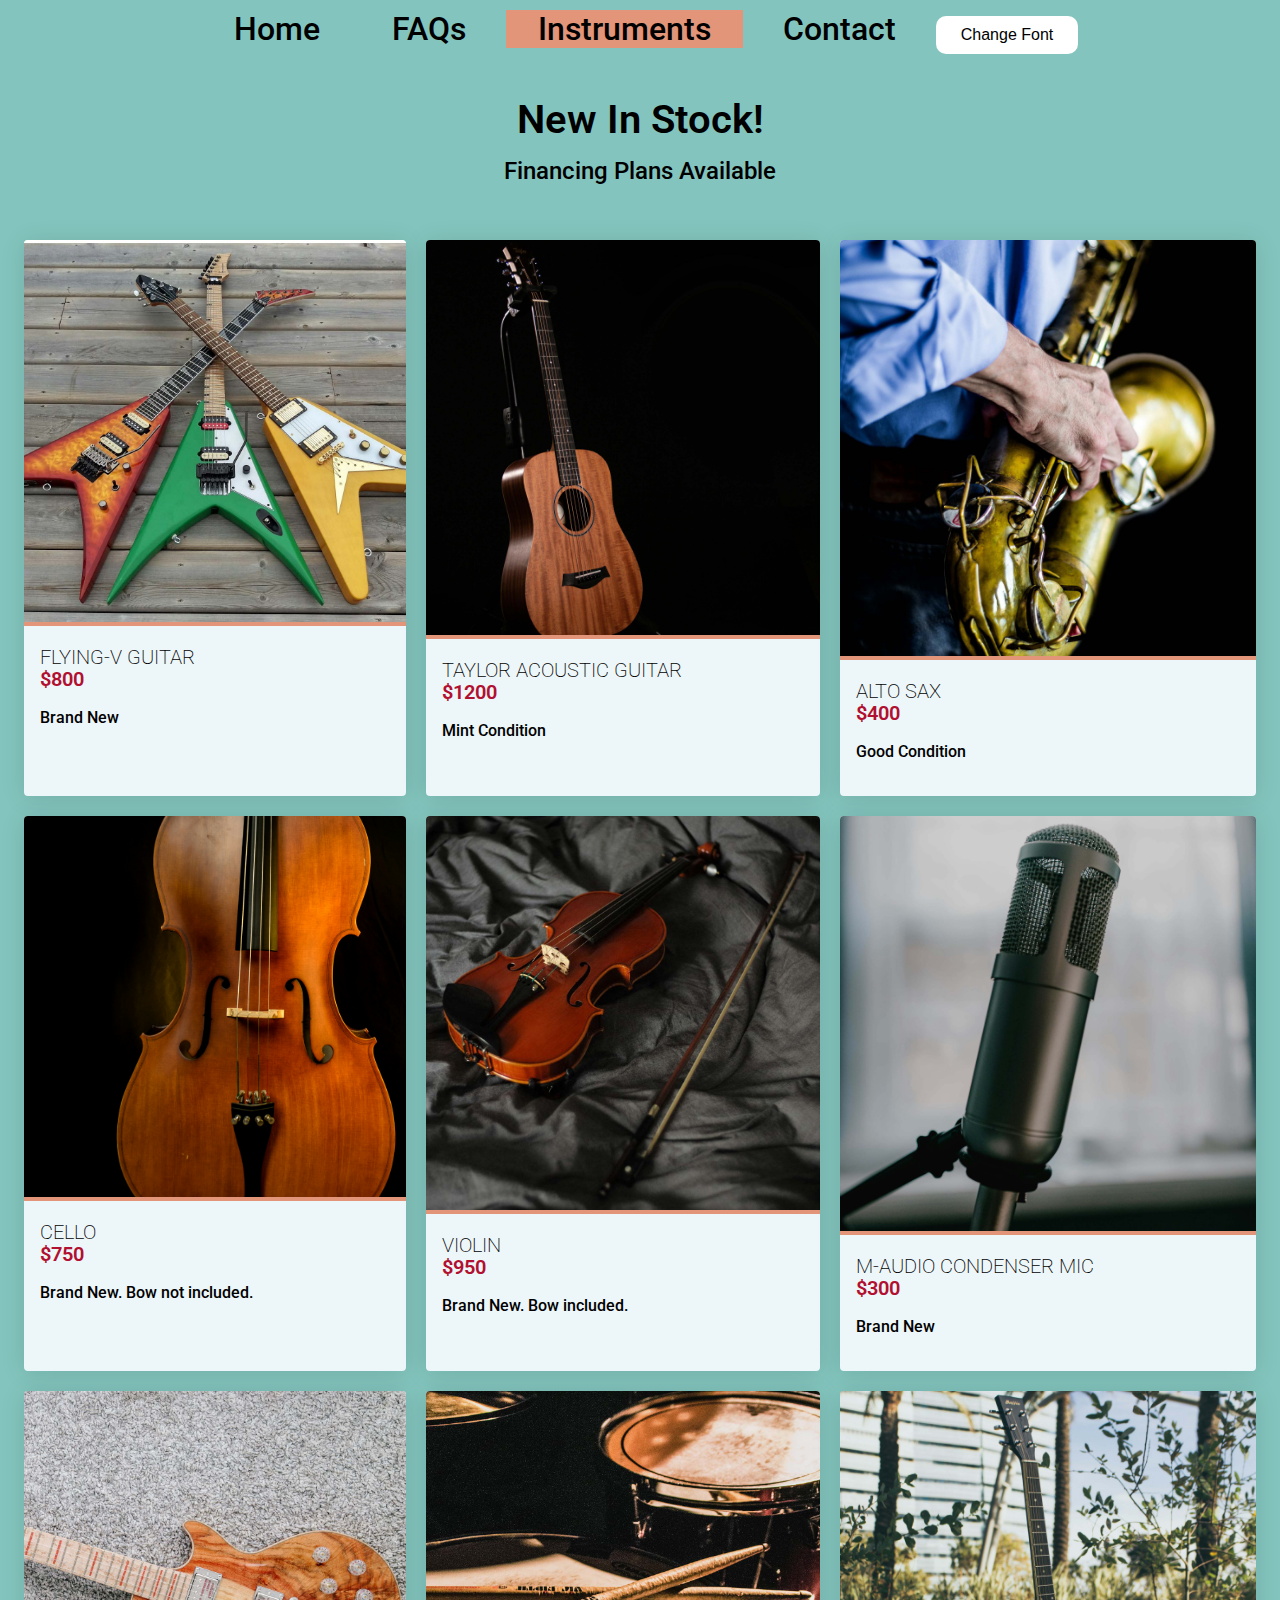
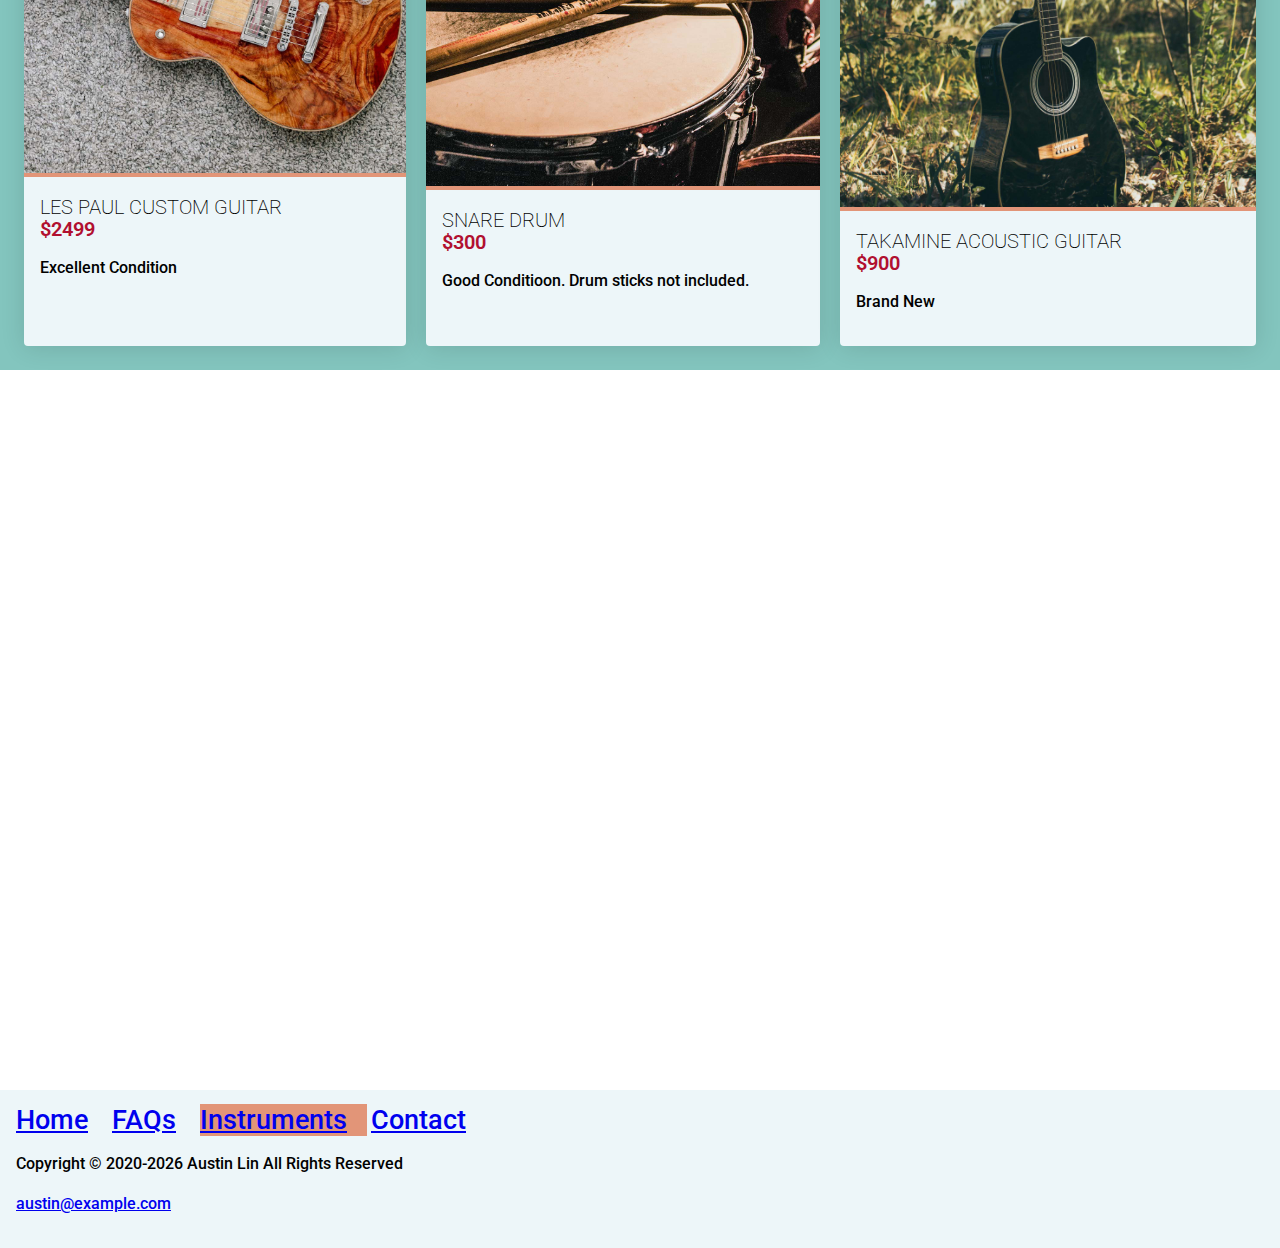
<file: instruments.html>
<!DOCTYPE html>
<html lang="en">
<head>
  <meta charset="UTF-8">
  <meta http-equiv="X-UA-Compatible" content="IE=edge">
  <meta name="viewport" content="width=device-width, initial-scale=1.0">
  <link rel="stylesheet" type="text/css" href="styles/reset.css">
  <link rel="stylesheet" type="text/css" href="styles/fonts.css">
  <link rel="stylesheet" type="text/css" href="styles/main.css">
  <link rel="stylesheet" href="https://cdnjs.cloudflare.com/ajax/libs/font-awesome/6.5.1/css/all.min.css" crossorigin="anonymous">
  <link rel="stylesheet" href="https://fonts.googleapis.com/css?family=Roboto">
  <script src="javascripts.js" defer></script>
  <title>Austin's Musical Instruments</title>
</head>
<body>
<!--============================ Nav =======================-->
  <nav>
      <ul>
        <li><a href="index.html">Home</a></li>
        <li><a href="faq.html">FAQs</a></li>
        <li class="current"><a href="instruments.html">Instruments</a></li>
        <li><a href="contact.html">Contact</a></li>
        <li><button id="toggleFontBtn">Change Font</button></li>
      </ul>
  </nav>

  <!--============================ Cards =======================-->
    <div class="header-container">
  <h1>New In Stock!</h1>
  <h2>Financing Plans Available</h2>
</div>
<section class="container">
  <ul class="card-container">
    <li class="card">
      <img src="assets/inst1.jpg" alt="3 V-shaped guitars">
      <div class="card-content">
        <h3 class="subheader">
          Flying-V Guitar
        </h3>
        <h4 class="header">
          $800
        </h4>
        <p class="paragraph">
          Brand New
        </p>
      </div>
    </li>
    <li class="card">
      <img src="assets/inst2.jpg" alt="an acoustic guitar">
      <div class="card-content">
        <h3 class="subheader">
          Taylor Acoustic Guitar
        </h3>
        <h4 class="header">
          $1200
        </h4>
        <p class="paragraph">
          Mint Condition
        </p>
      </div>
    </li>
    <li class="card">
      <img src="assets/inst3.jpg" alt="A man holding a saxophone">
      <div class="card-content">
        <h3 class="subheader">
          Alto Sax
        </h3>
        <h4 class="header">
          $400
        </h4>
        <p class="paragraph">
          Good Condition
        </p>
      </div>
    </li>
    <li class="card">
      <img src="assets/inst4.jpg" alt="A Cello Upright">
      <div class="card-content">
        <h3 class="subheader">
          Cello
        </h3>
        <h4 class="header">
          $750
        </h4>
        <p class="paragraph">
          Brand New. Bow not included.
        </p>
      </div>
    </li>
    <li class="card">
      <img src="assets/inst5.jpg" alt="violin and a bow">
      <div class="card-content">
        <h3 class="subheader">
          Violin
        </h3>
        <h4 class="header">
          $950
        </h4>
        <p class="paragraph">
          Brand New. Bow included. 
        </p>
      </div>
    </li>
    <li class="card">
      <img src="assets/inst6.jpg" alt="a grey condenser mic">
      <div class="card-content">
        <h3 class="subheader">
          M-Audio Condenser Mic
        </h3>
        <h4 class="header">
          $300
        </h4>
        <p class="paragraph">
          Brand New
        </p>
      </div>
    </li>
    <li class="card">
      <img src="assets/inst7.jpg" alt="a wood grain electric guitar">
      <div class="card-content">
        <h3 class="subheader">
          Les Paul Custom Guitar
        </h3>
        <h4 class="header">
          $2499
        </h4>
        <p class="paragraph">
          Excellent Condition
        </p>
      </div>
    </li>
    <li class="card">
      <img src="assets/inst8.jpg" alt="two snare drums">
      <div class="card-content">
        <h3 class="subheader">
          Snare Drum
        </h3>
        <h4 class="header">
          $300
        </h4>
        <p class="paragraph">
          Good Conditioon. Drum sticks not included.
        </p>
      </div>
    </li>
    <li class="card">
      <img src="assets/inst9.jpg" alt="a black acoustic guitar">
      <div class="card-content">
        <h3 class="subheader">
          Takamine Acoustic Guitar
        </h3>
        <h4 class="header">
          $900
        </h4>
        <p class="paragraph">
          Brand New
        </p>
      </div>
    </li>
  </ul>
</section>


<div class="YT" >  
  <iframe width="560" height="315" src="https://www.youtube.com/embed/57KRiqDa7jI?si=Upi0E4RkPuMq45pc" title="YouTube video player" allow="accelerometer; autoplay; clipboard-write; encrypted-media; gyroscope; picture-in-picture; web-share" referrerpolicy="strict-origin-when-cross-origin" allowfullscreen></iframe>
</div>

<!--============================ Footer=======================-->
<footer> 
  <section class="footer-container">
      <div class="footer-boxes">
        <div>
          <div id="navcontainer">
            <ul id="navlist">
              <li><a href="index.html">Home</a></li>
              <li><a href="faq.html">FAQs</a></li>
              <li class="current"><a href="instruments.html">Instruments</a></li>
              <li><a href="contact.html">Contact</a></li>
          </ul>
            </div>
        <p>Copyright &copy; 2020-<script>document.write(new Date().getFullYear())</script> Austin Lin All Rights Reserved</p>
        <p><a href="mailto:austin@example.com">austin@example.com</a></p>
        </div>      
      </div>
    </section>
  </footer> 
  </body>
  </html>
</file>
<file: styles/fonts.css>
body {
  font-family: "Roboto", sans-serif;
  font-size: 1rem;
  font-weight: 500;
  line-height: 1.1;
}

h1,
h2,
h3,
h4,
h5,
h6,
p {
  line-height: 1.1;
  margin: 1rem 0;
}

h1 {
  font-size: 2.5rem;
  font-weight: 600;
  text-align: center;
}

h2 {
  font-size: 1.5rem;
  font-weight: 500;
}

h3 {
  font-size: 1.25rem;
  font-weight: 200;
  text-transform: uppercase;
}

h4, h5, h6 {
  font-size: 1.25rem;
  font-weight: 600;
}

p {
  font-size: 1rem;
  font-weight: 500;
  line-height: 1.5;
}


button {
  font-size: 1rem;
  font-weight: 500;
}
</file>
<file: styles/main.css>
/* ================= Buttons ==========================*/
button {
  border: none;
  outline: 0;
  display: inline-block;
  padding: 10px 25px;
  color: black;
  background-color: #ffffff;
  text-align: center;
  cursor: pointer;
  border-radius: 10px;
}
button:focus {
  background-color: #e29578;
  color: white;
}
button:hover {
  background-color: #e29578;
  color: white;
}
/* ================= Nav ==========================*/
nav {
  background-color: #83c5be;
  padding: 0.75rem 0rem;
  font-size: 2rem;
}

nav ul {
  list-style-type: none;
  text-align: center;
}

nav ul li {
  display: inline;
}

nav ul li a {
  color: #000000;
  text-decoration: none;
  padding: 1rem 2rem;
}

nav ul li a:hover {
  background-color: #e29578;
}

.current {
  background-color: #e29578;
}
/* ================= Hero ==========================*/
.hero-boxes {
  text-align: center;
  position: absolute;
  top: 70%;
  left: 50%;
  transform: translate(-50%, -50%);
  color: white;
}
.hero-image {
  display: flex;
  flex-direction: column;
  background-image: linear-gradient(rgba(0, 0, 0, 0.3), rgba(0, 0, 0, 0.3)), url(../assets/hero2.jpg);
  height: 60vh;
  background-position: center;
  background-repeat: no-repeat;
  background-size: cover;
  position: relative;
}
/* ================= Content ==========================*/
.content-container {
    background-color: #edf6f9;
    padding: 1em ;
    text-align: center;
}
.content-boxes {
  display: flex;
  justify-content: center;
  align-items: center;
}

.conpic { 
  padding: 1em ;
}

@media screen and (max-width: 768px) {
  .content-boxes {
    display: flex;
    flex-direction: column;
    justify-content: center;
    align-items: center;
  }
}

/* ================= Global ==========================*/
/* Section Header Content */
.header-container {
  background-color: #83c5be;
  text-align: center;
  padding: 1rem;
}

/* Sections */
.container {
  background-color: #83c5be;

  padding: 1.5rem;
  position: relative;
}

/* Option header */
.option-container {
  text-align: center;
  background-color: #EEEEEE;
  padding: 3rem 1rem;
}
.header{
  color:#B11030;
}

.card {
  background-color: #edf6f9;
  border-radius: 0.25rem;
  box-shadow: 0rem 0.125rem 1.5rem rgb(0 0 0 / 12%);
  width: 100%;
}

.card-container {
  display: grid;
  gap: 20px;
} 

img {
  border-bottom: 0.25rem solid #e29578;
  border-radius: 0.25rem 0.25rem 0 0;
  height: auto;
  width: 100%;
}

.card-content {
  padding: 1rem;
}

.header,
.subheader {
  margin: 0;
}
/* ================= Cards ==========================*/
/* Mobile (max-width: 768px): 1 × 9 (full width cards) */

@media screen and (max-width: 768px) {
  .card-container {
    grid-template-columns: auto;
    } 
}
/* Tablet (min-width: 768px): 2 × 4 (50% width cards, last card is full width) */
@media screen and (min-width: 769px) and (max-width: 1199px) {
  .card-container {
    grid-template-columns: auto auto;
    } 

 .card:last-child {
  width: 200%;
}
}
/* Desktop (min-width: 1200px): 3 × 3 (33% width cards) */
@media screen and (min-width: 1200px) {
  .card-container {
    grid-template-columns: auto auto auto;
    } 
} 
/* ================= Youtube ==========================*/
.YT {
  position: relative;
  width: 100%;
  aspect-ratio: 16 / 9
}
.YT iframe{
  position: absolute;
  top:0;
  left: 0;
  width: 100%;
  height: 100%;
}

/* ================= Accordion ==========================*/
.accordion-container {
}
.accordion-boxes {
  display: flex;
  flex-direction: column;
  padding: 1em ;
  justify-content: center;
  align-items: center;
  background-color: #83c5be;
  }
/* Style the buttons that are used to open and close the accordion panel */
.accordion {
  background-color: #ffddd2;
  color: #444;
  cursor: pointer;
  padding: 18px;
  width: 100%;
  text-align: center;
  border: none;
  outline: solid #edf6f9;
  transition: 0.4s;
  font-weight: bold;
  }
/* Add a background color to the button if it is clicked on (add the .active class with JS), and when you move the mouse over it (hover) */
.active, .accordion:hover {
  background-color: #ccc;
}
/* Style the accordion panel. Note: hidden by default */
.panel {
  padding: 0 18px;
  background-color: #edf6f9;
  display: none;
  overflow: hidden;
}
.accordion:after {
  content: "\f078";
  font-family: 'FontAwesome';
  color: #777;
  font-weight: bold;
  float: right;
  margin-left: 5px;
}
.active:after {
  content: "\f077";
}
/* ================= Footer ==========================*/
.footer-container {
  padding: 1em ;
  background-color: #edf6f9;
  height: auto;
  position: relative;
}
.footer-boxes {
  display: flex;
  flex-direction: column;
  gap: 1em;
  }
.gmap {
  padding-bottom: 40%;
  position: relative;
}
.gmap iframe {
  height: 100%;
  width: 100%;
  left: 0;
  top: 0;
  position: absolute;
}
#navlist li {
font-size:1.7rem;
display: inline;
list-style-type: none;
padding-right: 20px;
}
</file>
